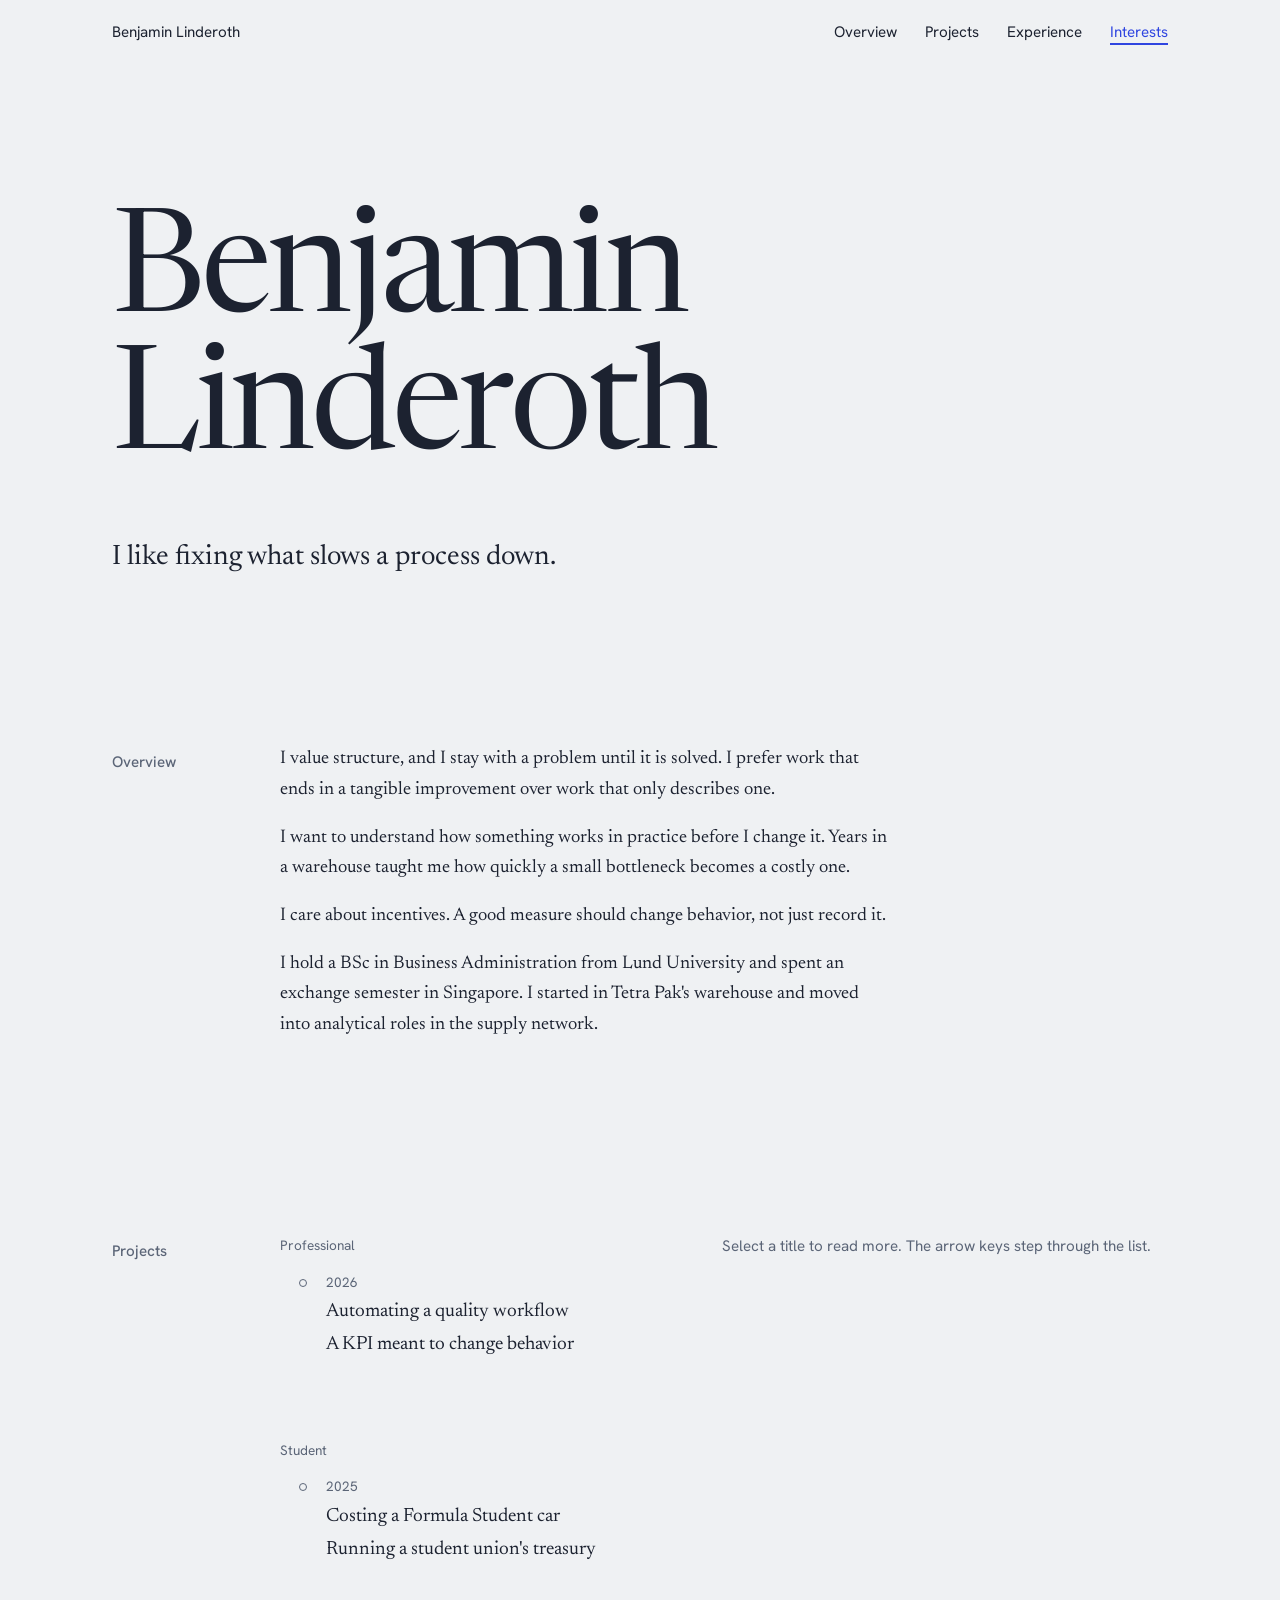
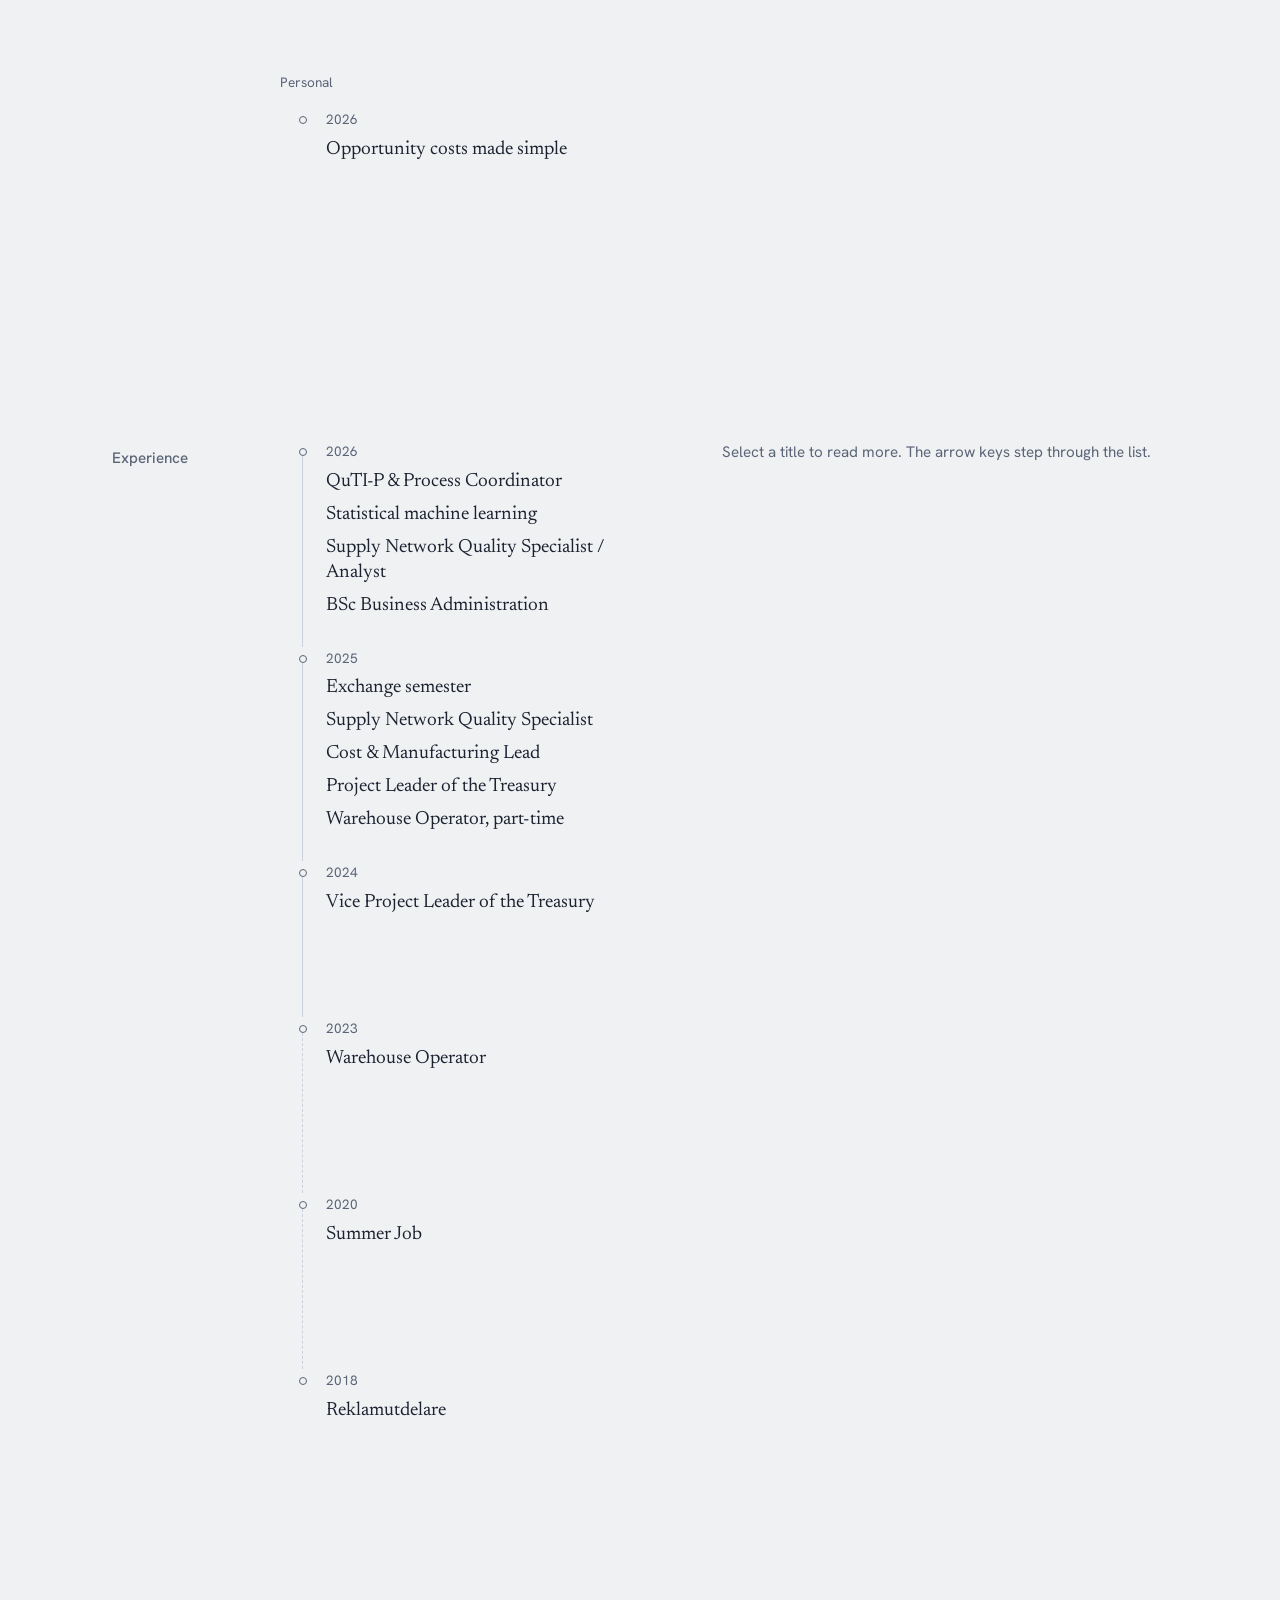
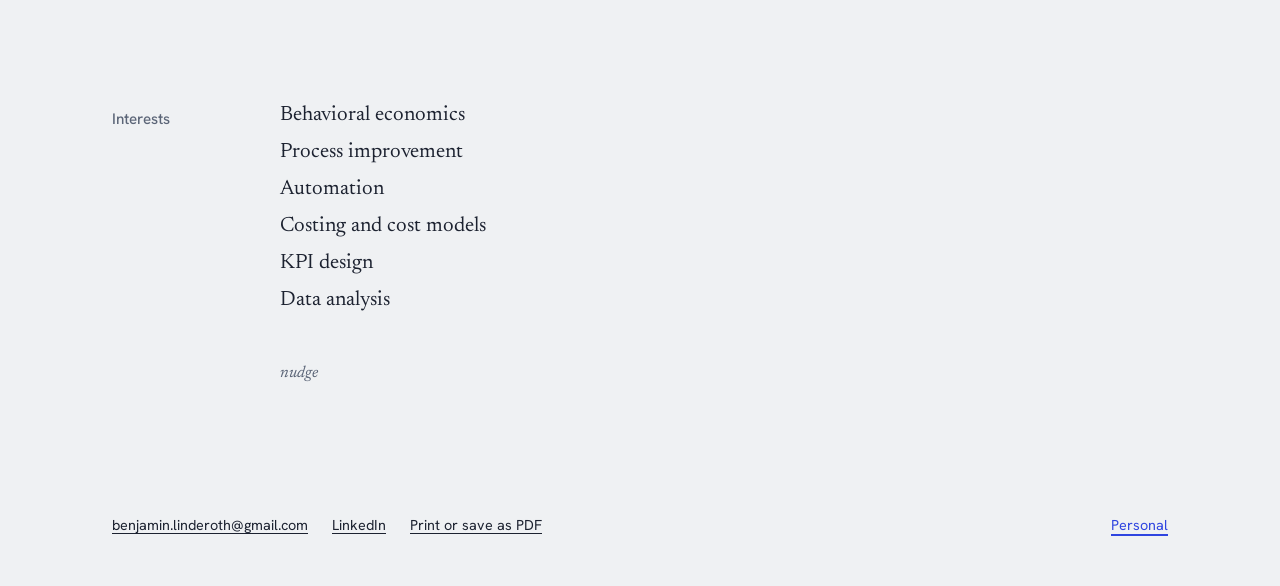
<file: index.html>
<!DOCTYPE html>
<html lang="en">
<head>
<meta charset="utf-8">
<meta name="viewport" content="width=device-width, initial-scale=1">
<title>Benjamin Linderoth</title>
<meta name="description" content="Benjamin Linderoth. Business Administration graduate working with processes, costing and automation.">

<link rel="preconnect" href="https://fonts.googleapis.com">
<link rel="preconnect" href="https://fonts.gstatic.com" crossorigin>
<link href="https://fonts.googleapis.com/css2?family=Hanken+Grotesk:wght@400;500&family=Newsreader:ital,opsz,wght@0,6..72,300..700;1,6..72,300..700&display=swap" rel="stylesheet">
<link rel="stylesheet" href="style.css">
</head>

<body data-page="home">
<a class="skip" href="#overview">Skip to content</a>
<div class="ring" aria-hidden="true"><i></i></div>

<header>
  <div class="wrap">
    <a href="#top">Benjamin Linderoth</a>
    <nav aria-label="Main">
      <a href="#overview">Overview</a>
      <a href="#projects">Projects</a>
      <a href="#experience">Experience</a>
      <a href="#interests">Interests</a>
    </nav>
  </div>
</header>

<main id="top">
  <section class="hero">
    <div class="wrap">
      <h1 class="name" aria-label="Benjamin Linderoth" data-split>
        <span class="line">Benjamin</span>
        <span class="line">Linderoth</span>
      </h1>
      <p class="lede">I like fixing what slows a process down.</p>
      <p class="print-only"><span>benjamin.linderoth@gmail.com</span><span>linkedin.com/in/benjamin-linderoth</span></p>
    </div>
  </section>

  <!-- 1. OVERVIEW -->
  <section class="sec" id="overview">
    <div class="wrap">
      <h2>Overview</h2>
      <div class="prose">
        <p>I value structure, and I stay with a problem until it is solved. I prefer work that ends in a tangible improvement over work that only describes one.</p>
        <p>I want to understand how something works in practice before I change it. Years in a warehouse taught me how quickly a small bottleneck becomes a costly one.</p>
        <p>I care about incentives. A good measure should change behavior, not just record it.</p>
        <p>I hold a BSc in Business Administration from Lund University and spent an exchange semester in Singapore. I started in Tetra Pak's warehouse and moved into analytical roles in the supply network.</p>
      </div>
    </div>
  </section>

  <!-- 2. PROJECTS
       Titles sit under the year they ended. Each title needs data-start="YYYY-MM"
       and data-end="YYYY-MM" (or "present"). Years in between are added automatically. -->
  <section class="sec" id="projects">
    <div class="wrap">
      <h2>Projects</h2>
      <div class="panes" data-pane-group>
        <div>
          <p class="group-label">Professional</p>
          <div class="tl-wrap">
          <ol class="tl scaled">
            <li class="tl-year" data-year="2026">
              <p class="tl-label">2026</p>
              <ul class="items">
                <li>
                  <button class="item" aria-expanded="false" aria-controls="d-automation" data-start="2026-06" data-end="2026-09">Automating a quality workflow</button>
                  <div class="detail" id="d-automation">
                    <h3>Automating a quality workflow</h3>
                    <p class="where">Tetra Pak, Supply Network Quality, Jun to Sep 2026</p>
                    <p>Managing a quality inspection required jumping through five SAP transactions and repeatedly re-entering part and supplier numbers for each part number. On my own initiative, I built a script in Python and SAP GUI that unified the procedure into a single prompt.</p>

                    <!-- Interactive flowchart. Kept generic on purpose: no transaction codes or internal system names. -->
                    <div class="fc-widget" data-flowchart>
                      <div class="fc-bar">
                        <div class="fc-tabs" role="tablist" aria-label="Process mode">
                          <button type="button" class="fc-tab active" role="tab" aria-selected="true" data-fc-mode="manual">Manual (5 screens)</button>
                          <button type="button" class="fc-tab" role="tab" aria-selected="false" data-fc-mode="auto">Automated (script)</button>
                        </div>
                        <button type="button" class="fc-run" data-fc-run title="Step through the flow">
                          <span class="fc-run-dot"></span> <span class="fc-run-label">Run trace</span>
                        </button>
                      </div>

                      <div class="fc-legend" aria-hidden="true">
                        <span><i class="lg-term"></i> Start / end</span>
                        <span><i class="lg-io"></i> Manual input</span>
                        <span><i class="lg-proc"></i> SAP step</span>
                        <span><i class="lg-sub"></i> Script</span>
                      </div>

                      <div class="fc-stage">
                        <div class="fc-track active" data-fc-panel="manual">
                        <div class="fc-node fc-term" style="--step:0">
                          <span class="fc-title">Quality issue identified</span>
                        </div>
                        <div class="fc-arrow"></div>

                        <div class="fc-node fc-io" style="--step:1">
                          <div class="fc-skew">
                            <span class="fc-code">Input 1</span>
                            <span class="fc-title">Open SAP screen 1 and enter the part number</span>
                          </div>
                        </div>
                        <div class="fc-arrow"></div>

                        <div class="fc-node fc-proc" style="--step:2">
                          <span class="fc-code">SAP screen 1</span>
                          <span class="fc-title">Update the part's quality setting</span>
                        </div>
                        <div class="fc-arrow"></div>

                        <div class="fc-node fc-io" style="--step:3">
                          <div class="fc-skew">
                            <span class="fc-code">Input 2</span>
                            <span class="fc-title">Open SAP screen 2 and re-enter the part number</span>
                          </div>
                        </div>
                        <div class="fc-arrow"></div>

                        <div class="fc-node fc-proc" style="--step:4">
                          <span class="fc-code">SAP screen 2</span>
                          <span class="fc-title">Set up the inspection</span>
                        </div>
                        <div class="fc-arrow"></div>

                        <div class="fc-node fc-io" style="--step:5">
                          <div class="fc-skew">
                            <span class="fc-code">Input 3, lookup</span>
                            <span class="fc-title">Open SAP screen 3, enter the part number and note the supplier number</span>
                          </div>
                        </div>
                        <div class="fc-arrow"></div>

                        <div class="fc-node fc-io" style="--step:6">
                          <div class="fc-skew">
                            <span class="fc-code">Input 4</span>
                            <span class="fc-title">Open SAP screen 4 and type in the supplier number</span>
                          </div>
                        </div>
                        <div class="fc-arrow"></div>

                        <div class="fc-node fc-proc" style="--step:7">
                          <span class="fc-code">SAP screen 4</span>
                          <span class="fc-title">Log an inspection for incoming stock</span>
                        </div>
                        <div class="fc-arrow"></div>

                        <div class="fc-node fc-io" style="--step:8">
                          <div class="fc-skew">
                            <span class="fc-code">Input 5</span>
                            <span class="fc-title">Open SAP screen 5, re-enter the part number and type the reason</span>
                          </div>
                        </div>
                        <div class="fc-arrow"></div>

                        <div class="fc-node fc-proc" style="--step:9">
                          <span class="fc-code">SAP screen 5</span>
                          <span class="fc-title">Record the reason for the change</span>
                        </div>
                        <div class="fc-arrow"></div>

                        <div class="fc-node fc-term" style="--step:10">
                          <span class="fc-title">Procedure completed</span>
                        </div>

                        <p class="fc-summary">5 manual inputs, 5 SAP screens, many chances to mistype</p>
                        </div>

                        <div class="fc-track" data-fc-panel="auto">
                        <div class="fc-node fc-term" style="--step:0">
                          <span class="fc-title">Quality issue identified</span>
                        </div>
                        <div class="fc-arrow"></div>

                        <div class="fc-node fc-io fc-accent" style="--step:1">
                          <div class="fc-skew">
                            <span class="fc-code">Single prompt, Python</span>
                            <span class="fc-title">Enter the part number and the reason once</span>
                          </div>
                        </div>
                        <div class="fc-arrow"></div>

                        <div class="fc-node fc-sub" style="--step:2">
                          <span class="fc-code">Predefined process, SAP GUI script</span>
                          <span class="fc-title">Runs in the background</span>
                          <div class="fc-sub-pipeline">
                            <span>1. Update the quality setting</span>
                            <span>2. Set up the inspection</span>
                            <span>3. Fetch the supplier number</span>
                            <span>4. Log the incoming inspection</span>
                            <span>5. Record the reason for the change</span>
                          </div>
                        </div>
                        <div class="fc-arrow"></div>

                        <div class="fc-node fc-term fc-accent" style="--step:3">
                          <span class="fc-title">Procedure completed</span>
                        </div>

                        <p class="fc-summary fc-summary-accent">1 manual input per part number, removes the risk of typing errors, 40 minutes saved per day</p>
                        </div>
                      </div>
                    </div>
                    <p>I tested it through several iterations before my colleagues started using it daily. It saves them on average 40 minutes of administrative work per day.</p>
                  </div>
                </li>
                <li>
                  <button class="item" aria-expanded="false" aria-controls="d-kpi" data-start="2026-06" data-end="2026-09">A KPI meant to change behavior</button>
                  <div class="detail" id="d-kpi">
                    <h3>A KPI meant to change behavior</h3>
                    <p class="where">Tetra Pak, Supply Network Quality, Jun to Sep 2026</p>
                    <p>I mapped the process flow and proposed a new KPI for operators, grounded in behavioral economics. The goal was to raise quality awareness rather than just track a metric.</p>
                    <p>The thinking owes a lot to <em>Nudge</em> by Thaler and Sunstein.</p>
                  </div>
                </li>
              </ul>
            </li>
          </ol>
          </div>

          <p class="group-label later">Student</p>
          <div class="tl-wrap">
          <ol class="tl scaled">
            <li class="tl-year" data-year="2025">
              <p class="tl-label">2025</p>
              <ul class="items">
                <li>
                  <button class="item" aria-expanded="false" aria-controls="d-formula" data-start="2024-12" data-end="2025-07">Costing a Formula Student car</button>
                  <div class="detail" id="d-formula">
                    <h3>Costing a Formula Student car</h3>
                    <p class="where">Lund Formula Student, Cost &amp; Manufacturing Lead, Dec 2024 to Jul 2025</p>
                    <p>In a team of three, I was mainly responsible for the financial cost models of the 2025 car: 10 sub-assemblies, 460 process steps and 27 manufacturing types.</p>
                    <p>The team's Cost &amp; Manufacturing score rose 20% from the year before. We ranked 10 of 44 at Formula Student Netherlands and 11 of 53 at Formula Student Czech.</p>
                  </div>
                </li>
                <li>
                  <button class="item" aria-expanded="false" aria-controls="d-treasury" data-start="2024-06" data-end="2025-06">Running a student union's treasury</button>
                  <div class="detail" id="d-treasury">
                    <h3>Running a student union's treasury</h3>
                    <p class="where">LundaEkonomerna, the Treasury, Jun 2024 to Jun 2025</p>
                    <p>I started as Vice Project Leader in June 2024 and took over as Project Leader in January 2025.</p>
                    <p>I led a team of five handling daily finances, budget tracking and internal controls in Fortnox, for a student union with SEK 10 million in annual revenue.</p>
                    <p>I also started moving the internal documents from Swedish to English, to open the committee to international students.</p>
                  </div>
                </li>
              </ul>
            </li>
          </ol>
          </div>

          <p class="group-label later">Personal</p>
          <div class="tl-wrap">
          <ol class="tl scaled">
            <li class="tl-year" data-year="2026">
              <p class="tl-label">2026</p>
              <ul class="items">
                <li>
                  <button class="item" aria-expanded="false" aria-controls="d-oc" data-start="2026-10" data-end="present">Opportunity costs made simple</button>
                  <div class="detail" id="d-oc">
                    <h3>Opportunity costs made simple</h3>
                    <p class="where">Personal project, Oct 2026 to present</p>
                    <p>An interactive calculator that shows what money spent today could grow into if it were invested instead.</p>
                    <p>I built it because I think the idea of opportunity cost gets lost on people. Pick a purchase or a habit, and it compares what the money could become with what the item is still worth.</p>
                    <p><a class="app-link" href="opportunity-costs.html">Open the calculator</a></p>
                  </div>
                </li>
              </ul>
            </li>
          </ol>
          </div>
        </div>
        <div class="pane" aria-live="polite">
          <p class="pane-empty">Select a title to read more. The arrow keys step through the list.</p>
        </div>
      </div>
    </div>
  </section>

  <!-- 3. EXPERIENCE
       Same format as Projects: each title sits under the year it ended. -->
  <section class="sec" id="experience">
    <div class="wrap">
      <h2>Experience</h2>
      <div class="panes" data-pane-group>
        <div class="tl-wrap">
        <ol class="tl scaled">
            <li class="tl-year" data-year="2026">
              <p class="tl-label">2026</p>
              <ul class="items">
                <li>
                  <button class="item" aria-expanded="false" aria-controls="e-qutip" data-start="2026-10" data-end="present">QuTI-P &amp; Process Coordinator</button>
                  <div class="detail" id="e-qutip">
                    <h3>QuTI-P &amp; Process Coordinator</h3>
                    <p class="where">Tetra Pak, Lund, Oct 2026 to present, consultant</p>
                    <!-- TODO: add a sentence about the role when you are ready. -->
                    <p>My current role at Tetra Pak.</p>
                  </div>
                </li>
                <li>
                  <button class="item" aria-expanded="false" aria-controls="e-linnaeus" data-start="2026-10" data-end="2026-11">Statistical machine learning</button>
                  <div class="detail" id="e-linnaeus">
                    <h3>Statistical machine learning</h3>
                    <p class="where">Linnaeus University, Oct to Nov 2026</p>
                    <p>Course in Statistical machine learning.</p>
                  </div>
                </li>
                <li>
                  <button class="item" aria-expanded="false" aria-controls="e-snqs26" data-start="2026-06" data-end="2026-09">Supply Network Quality Specialist / Analyst</button>
                  <div class="detail" id="e-snqs26">
                    <h3>Supply Network Quality Specialist / Analyst</h3>
                    <p class="where">Tetra Pak, Lund, Jun to Sep 2026</p>
                    <p>Built an automation in Python and SAP GUI that removed a manual step with recurring input errors. It saves about 40 minutes a day.</p>
                    <p>Mapped the process flow and proposed a new KPI, grounded in behavioral economics, to raise quality awareness among operators.</p>
                  </div>
                </li>
                <li>
                  <button class="item" aria-expanded="false" aria-controls="e-bsc" data-start="2023-08" data-end="2026-06">BSc Business Administration</button>
                  <div class="detail" id="e-bsc">
                    <h3>BSc Business Administration</h3>
                    <p class="where">Lund University School of Economics and Management, Aug 2023 to Jun 2026</p>
                    <p>Bachelor of Science in Business and Economics, International Business track.</p>
                    <p>Top grades in accounting, corporate finance, statistics, international economics and Management Control Systems.</p>
                  </div>
                </li>
              </ul>
            </li>

            <li class="tl-year" data-year="2025">
              <p class="tl-label">2025</p>
              <ul class="items">
                <li>
                  <button class="item" aria-expanded="false" aria-controls="e-nus" data-start="2025-08" data-end="2025-12">Exchange semester</button>
                  <div class="detail" id="e-nus">
                    <h3>Exchange semester</h3>
                    <p class="where">National University of Singapore, Business School, Aug to Dec 2025</p>
                    <p>Courses in Business Analytics, Decision Analytics using Spreadsheets, Operations &amp; Technology Management and Financial Markets.</p>
                  </div>
                </li>
                <li>
                  <button class="item" aria-expanded="false" aria-controls="e-snqs25" data-start="2025-06" data-end="2025-07">Supply Network Quality Specialist</button>
                  <div class="detail" id="e-snqs25">
                    <h3>Supply Network Quality Specialist</h3>
                    <p class="where">Tetra Pak, Lund, Jun to Jul 2025</p>
                    <p>Reviewed daily quality deviation reports and blocked non-conforming parts in global systems, to keep internal standards and reduce the risk of field failures.</p>
                    <p>Followed up with the engineers responsible at suppliers and documented corrective actions. Also handled the financial side of deviations: invoicing suppliers and crediting customers, checked against purchase orders.</p>
                  </div>
                </li>
                <li>
                  <button class="item" aria-expanded="false" aria-controls="e-cm" data-start="2024-12" data-end="2025-07">Cost &amp; Manufacturing Lead</button>
                  <div class="detail" id="e-cm">
                    <h3>Cost &amp; Manufacturing Lead</h3>
                    <p class="where">Lund Formula Student, Dec 2024 to Jul 2025</p>
                    <p>Part of a team of three responsible for the cost and GWP calculations of the 2025 car, which count for 10% of the total competition points. I was mainly responsible for the financial cost models.</p>
                    <p>The team's average Cost &amp; Manufacturing score rose 20% from the year before.</p>
                  </div>
                </li>
                <li>
                  <button class="item" aria-expanded="false" aria-controls="e-treasury" data-start="2025-01" data-end="2025-06">Project Leader of the Treasury</button>
                  <div class="detail" id="e-treasury">
                    <h3>Project Leader of the Treasury</h3>
                    <p class="where">LundaEkonomerna, Jan to Jun 2025</p>
                    <p>Led a team of five handling daily finances, budget tracking and internal controls in Fortnox, for a student union with SEK 10 million in annual revenue.</p>
                    <p>Started moving the internal documents from Swedish to English to open the committee to international students.</p>
                  </div>
                </li>
                <li>
                  <button class="item" aria-expanded="false" aria-controls="e-adecco" data-start="2023-09" data-end="2025-05">Warehouse Operator, part-time</button>
                  <div class="detail" id="e-adecco">
                    <h3>Warehouse Operator, part-time</h3>
                    <p class="where">Tetra Pak via Adecco, Sep 2023 to May 2025</p>
                    <p>Part-time warehouse work alongside my studies.</p>
                  </div>
                </li>
              </ul>
            </li>

            <li class="tl-year" data-year="2024">
              <p class="tl-label">2024</p>
              <ul class="items">
                <li>
                  <button class="item" aria-expanded="false" aria-controls="e-vice" data-start="2024-06" data-end="2024-12">Vice Project Leader of the Treasury</button>
                  <div class="detail" id="e-vice">
                    <h3>Vice Project Leader of the Treasury</h3>
                    <p class="where">LundaEkonomerna, Jun to Dec 2024</p>
                    <p>Vice Project Leader of the Treasury, before taking over as Project Leader in January 2025.</p>
                  </div>
                </li>
              </ul>
            </li>

            <li class="tl-year" data-year="2023">
              <p class="tl-label">2023</p>
              <ul class="items">
                <li>
                  <button class="item" aria-expanded="false" aria-controls="e-warehouse" data-start="2021-07" data-end="2023-08">Warehouse Operator</button>
                  <div class="detail" id="e-warehouse">
                    <h3>Warehouse Operator</h3>
                    <p class="where">Tetra Pak, Lund, Jul 2021 to Aug 2023, full-time</p>
                    <p>Handled inbound and outbound deliveries in a customs-certified environment and worked regularly in SAP.</p>
                    <p>Member of a World Class Manufacturing team, using Kaizen to find bottlenecks and improve flows. I was trained in Kaizen and in facilitating information.</p>
                    <p>I educated colleagues about Tetra Pak's upcoming strategy: seven sessions for 30 colleagues.</p>
                  </div>
                </li>
              </ul>
            </li>

            <li class="tl-year" data-year="2020">
              <p class="tl-label">2020</p>
              <ul class="items">
                <li>
                  <button class="item" aria-expanded="false" aria-controls="e-summer" data-start="2020-07" data-end="2020-08">Summer Job</button>
                  <div class="detail" id="e-summer">
                    <h3>Summer Job</h3>
                    <p class="where">Tetra Pak, Lund, Jul to Aug 2020</p>
                    <!-- TODO: add what you did, if you want to. -->
                    <p>Summer job at Tetra Pak in Lund.</p>
                  </div>
                </li>
              </ul>
            </li>

            <li class="tl-year" data-year="2018">
              <p class="tl-label">2018</p>
              <ul class="items">
                <li>
                  <button class="item" aria-expanded="false" aria-controls="e-reklam" data-start="2017-06" data-end="2018-06">Reklamutdelare</button>
                  <div class="detail" id="e-reklam">
                    <h3>Reklamutdelare</h3>
                    <p class="where">Svensk Direktreklam AB, Jun 2017 to Jun 2018</p>
                    <!-- TODO: add a sentence about what you did, if you want one. -->
                    <p>Distributing advertising material.</p>
                  </div>
                </li>
              </ul>
            </li>
        </ol>
        </div>
        <div class="pane" aria-live="polite">
          <p class="pane-empty">Select a title to read more. The arrow keys step through the list.</p>
        </div>
      </div>
    </div>
  </section>

  <!-- 4. INTERESTS -->
  <section class="sec" id="interests">
    <div class="wrap">
      <h2>Interests</h2>
      <div>
        <ul class="interests">
          <li>Behavioral economics</li>
          <li>Process improvement</li>
          <li>Automation</li>
          <li>Costing and cost models</li>
          <li>KPI design</li>
          <li>Data analysis</li>
        </ul>
        <p class="nudge"><a href="personal.html">nudge</a></p>
      </div>
    </div>
  </section>
</main>

<footer>
  <div class="wrap">
    <div class="links">
      <a href="mailto:benjamin.linderoth@gmail.com">benjamin.linderoth@gmail.com</a>
      <a href="https://www.linkedin.com/in/benjamin-linderoth/" rel="noopener">LinkedIn</a>
      <!-- TODO: When cv.pdf is uploaded next to index.html, remove the comment markers around the next line.
      <a href="cv.pdf">CV (PDF)</a>
      -->
      <button type="button" class="print-link" data-print>Print or save as PDF</button>
    </div>
    <a class="personal" href="personal.html">Personal</a>
  </div>
</footer>

<script src="site.js"></script>
</body>
</html>
</file>
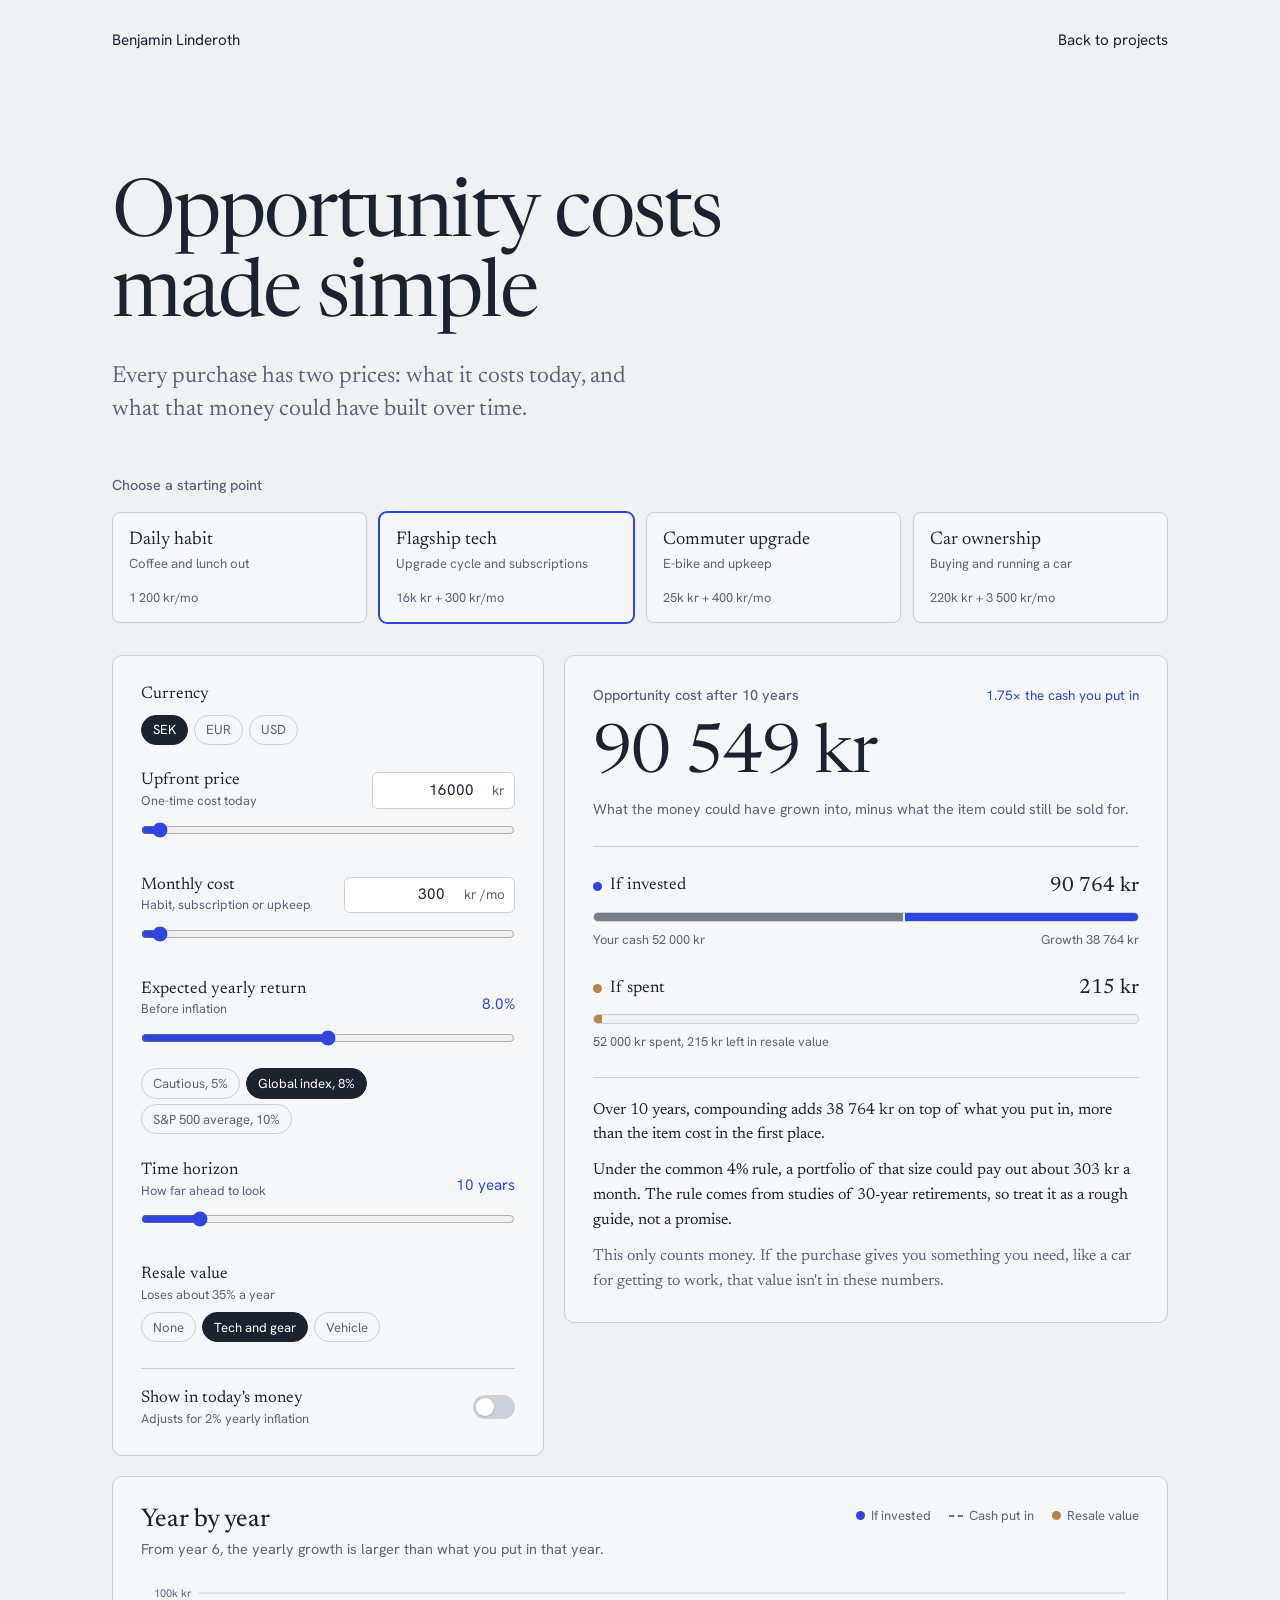
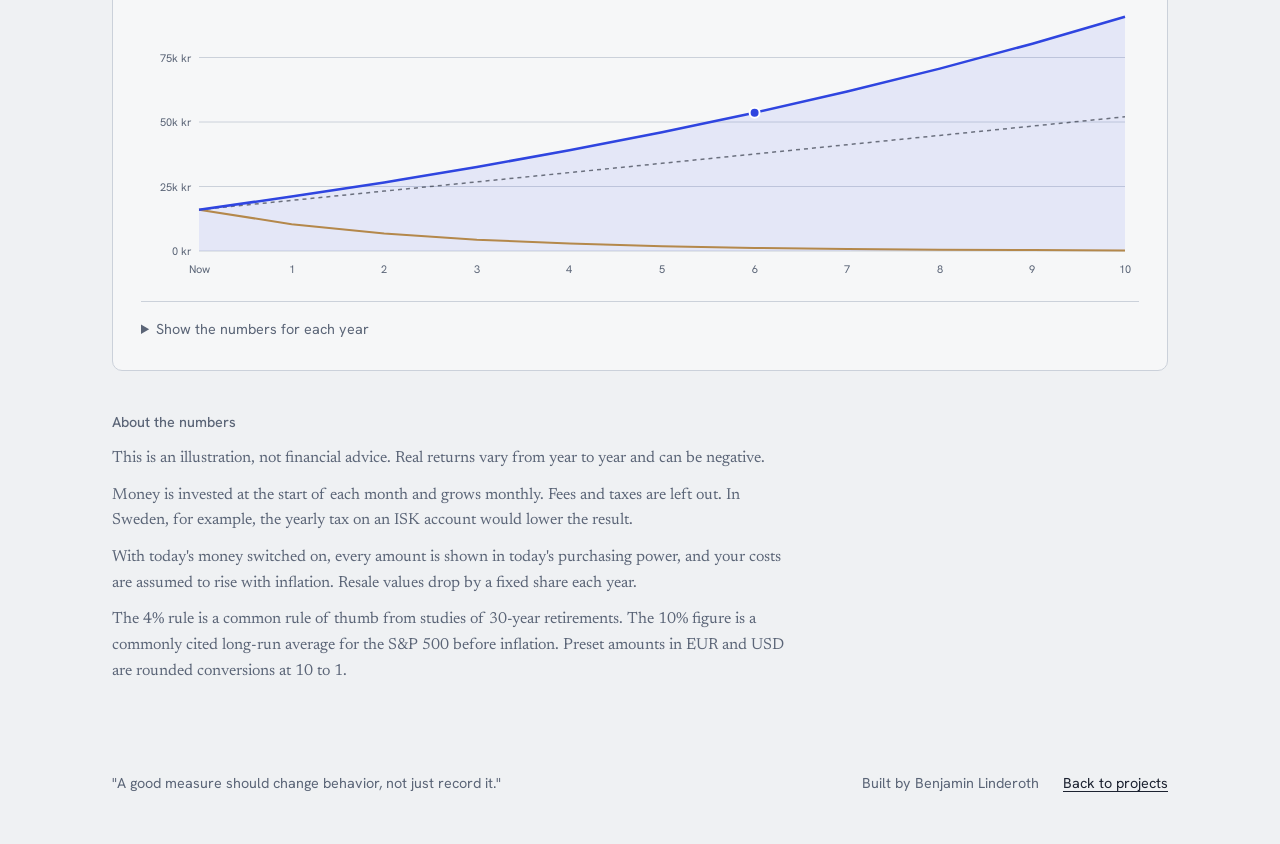
<file: opportunity-costs.html>
<!DOCTYPE html>
<html lang="en">
<head>
<meta charset="utf-8">
<meta name="viewport" content="width=device-width, initial-scale=1">
<title>Opportunity costs made simple | Benjamin Linderoth</title>
<meta name="description" content="An interactive calculator that shows what money spent today could grow into if it were invested instead.">

<link rel="preconnect" href="https://fonts.googleapis.com">
<link rel="preconnect" href="https://fonts.gstatic.com" crossorigin>
<link href="https://fonts.googleapis.com/css2?family=Hanken+Grotesk:wght@400;500&family=Newsreader:ital,opsz,wght@0,6..72,300..700;1,6..72,300..700&display=swap" rel="stylesheet">
<link rel="stylesheet" href="style.css">
</head>

<body data-page="oc">
<div class="ring" aria-hidden="true"><i></i></div>

<header>
  <div class="wrap">
    <a href="index.html">Benjamin Linderoth</a>
    <nav aria-label="Main">
      <a href="index.html#opportunity-costs-made-simple">Back to projects</a>
    </nav>
  </div>
</header>

<main class="oc">
  <section class="oc-hero">
    <div class="wrap">
      <h1>Opportunity costs made simple</h1>
      <p class="oc-lede">Every purchase has two prices: what it costs today, and what that money could have built over time.</p>
    </div>
  </section>

  <div class="wrap">

    <!-- Starting scenarios -->
    <section class="oc-block" aria-labelledby="oc-presets-title">
      <div class="oc-row-head">
        <h2 id="oc-presets-title" class="oc-small">Choose a starting point</h2>
        <span class="oc-badge" id="oc-custom" hidden>Adjusted</span>
      </div>
      <div class="oc-presets" id="oc-presets"></div>
    </section>

    <!-- Controls and result -->
    <section class="oc-main">
      <div class="oc-card oc-controls">

        <div class="oc-field">
          <div class="oc-field-head">
            <span class="oc-label">Currency</span>
          </div>
          <div class="oc-seg" id="oc-currency" role="group" aria-label="Currency"></div>
        </div>

        <div class="oc-field">
          <div class="oc-field-head">
            <label class="oc-label" for="oc-upfront">Upfront price<small>One-time cost today</small></label>
            <span class="oc-num"><span class="oc-pre" data-sym-pre></span><input type="number" id="oc-upfront" min="0" inputmode="numeric"><span class="oc-post" data-sym-post></span></span>
          </div>
          <input type="range" id="oc-upfront-range" min="0" aria-label="Upfront price">
        </div>

        <div class="oc-field">
          <div class="oc-field-head">
            <label class="oc-label" for="oc-monthly">Monthly cost<small>Habit, subscription or upkeep</small></label>
            <span class="oc-num"><span class="oc-pre" data-sym-pre></span><input type="number" id="oc-monthly" min="0" inputmode="numeric"><span class="oc-post" data-sym-post></span><span class="oc-per">/mo</span></span>
          </div>
          <input type="range" id="oc-monthly-range" min="0" aria-label="Monthly cost">
        </div>

        <div class="oc-field">
          <div class="oc-field-head">
            <label class="oc-label" for="oc-return">Expected yearly return<small id="oc-return-note">Before inflation</small></label>
            <span class="oc-value" id="oc-return-value"></span>
          </div>
          <input type="range" id="oc-return" min="2" max="14" step="0.5">
          <div class="oc-chips" id="oc-bench" role="group" aria-label="Return examples"></div>
        </div>

        <div class="oc-field">
          <div class="oc-field-head">
            <label class="oc-label" for="oc-years">Time horizon<small>How far ahead to look</small></label>
            <span class="oc-value" id="oc-years-value"></span>
          </div>
          <input type="range" id="oc-years" min="5" max="40" step="1">
        </div>

        <div class="oc-field">
          <div class="oc-field-head">
            <span class="oc-label">Resale value<small id="oc-type-note"></small></span>
          </div>
          <div class="oc-seg" id="oc-type" role="group" aria-label="Resale value"></div>
        </div>

        <div class="oc-field oc-switch-row">
          <span class="oc-label" id="oc-real-label">Show in today's money<small>Adjusts for 2% yearly inflation</small></span>
          <button type="button" class="oc-switch" id="oc-real" role="switch" aria-checked="false" aria-labelledby="oc-real-label"><span></span></button>
        </div>
      </div>

      <div class="oc-card oc-result" aria-live="polite">
        <div class="oc-row-head">
          <span class="oc-small" id="oc-result-title"></span>
          <span class="oc-mult" id="oc-mult"></span>
        </div>
        <p class="oc-big" id="oc-big"></p>
        <p class="oc-muted" id="oc-big-note"></p>

        <div class="oc-bars">
          <div class="oc-bar-block">
            <div class="oc-bar-head">
              <span><i class="oc-dot oc-dot-invest"></i>If invested</span>
              <strong id="oc-invested"></strong>
            </div>
            <div class="oc-bar"><span class="oc-fill oc-fill-cash" id="oc-bar-cash"></span><span class="oc-fill oc-fill-growth" id="oc-bar-growth"></span></div>
            <div class="oc-bar-foot"><span id="oc-cash-share"></span><span id="oc-growth-share"></span></div>
          </div>
          <div class="oc-bar-block">
            <div class="oc-bar-head">
              <span><i class="oc-dot oc-dot-resale"></i>If spent</span>
              <strong id="oc-resale"></strong>
            </div>
            <div class="oc-bar"><span class="oc-fill oc-fill-resale" id="oc-bar-resale"></span></div>
            <div class="oc-bar-foot"><span id="oc-resale-note"></span></div>
          </div>
        </div>

        <div class="oc-note">
          <p id="oc-note-growth"></p>
          <p id="oc-note-rule"></p>
          <p>This only counts money. If the purchase gives you something you need, like a car for getting to work, that value isn't in these numbers.</p>
        </div>
      </div>
    </section>

    <!-- Chart and table -->
    <section class="oc-card oc-chart-card" aria-labelledby="oc-chart-title">
      <div class="oc-chart-head">
        <div>
          <h2 id="oc-chart-title" class="oc-h2">Year by year</h2>
          <p class="oc-muted" id="oc-chart-caption"></p>
        </div>
        <ul class="oc-legend" aria-hidden="true">
          <li><i class="oc-dot oc-dot-invest"></i>If invested</li>
          <li><i class="oc-dot oc-dot-cash"></i>Cash put in</li>
          <li><i class="oc-dot oc-dot-resale"></i>Resale value</li>
        </ul>
      </div>
      <div class="oc-chart" id="oc-chart" role="img" aria-label="Chart comparing invested value, cash put in and resale value over time. The table below has the same numbers."></div>

      <details class="oc-details">
        <summary>Show the numbers for each year</summary>
        <div class="oc-table-wrap">
          <table class="oc-table">
            <thead>
              <tr><th scope="col">Year</th><th scope="col">Cash put in</th><th scope="col">Growth that year</th><th scope="col">If invested</th><th scope="col">Resale value</th><th scope="col">Opportunity cost</th></tr>
            </thead>
            <tbody id="oc-tbody"></tbody>
          </table>
        </div>
      </details>
    </section>

    <!-- About the numbers -->
    <section class="oc-about" aria-labelledby="oc-about-title">
      <h2 id="oc-about-title" class="oc-small">About the numbers</h2>
      <p>This is an illustration, not financial advice. Real returns vary from year to year and can be negative.</p>
      <p>Money is invested at the start of each month and grows monthly. Fees and taxes are left out. In Sweden, for example, the yearly tax on an ISK account would lower the result.</p>
      <p>With today's money switched on, every amount is shown in today's purchasing power, and your costs are assumed to rise with inflation. Resale values drop by a fixed share each year.</p>
      <p>The 4% rule is a common rule of thumb from studies of 30-year retirements. The 10% figure is a commonly cited long-run average for the S&amp;P 500 before inflation. Preset amounts in EUR and USD are rounded conversions at 10 to 1.</p>
    </section>
  </div>
</main>

<footer>
  <div class="wrap">
    <div class="links">
      <span>"A good measure should change behavior, not just record it."</span>
    </div>
    <div class="links">
      <span>Built by Benjamin Linderoth</span>
      <a href="index.html#opportunity-costs-made-simple">Back to projects</a>
    </div>
  </div>
</footer>

<script src="site.js"></script>
<script src="opportunity-costs.js"></script>
</body>
</html>
</file>
<file: style.css>
@font-face {
  font-family: "Liberation Mono";
  src: url("fonts/LiberationMono-Regular.woff2") format("woff2");
  font-weight: 400; font-style: normal; font-display: swap;
}

:root {
  --paper: #EFF1F3;
  --ink: #1C2230;
  --muted: #5B6577;
  --accent: #2F45E0;
  --rule: #CBD1DA;
  --serif: "Newsreader", Georgia, "Times New Roman", serif;
  --dur: #8E9BB7;
  --sans: "Hanken Grotesk", system-ui, -apple-system, "Segoe UI", sans-serif;
}

*, *::before, *::after { box-sizing: border-box; }
html { scroll-behavior: smooth; }
body {
  margin: 0;
  background: var(--paper);
  color: var(--ink);
  font-family: var(--serif);
  font-size: 1.15rem;
  line-height: 1.65;
  -webkit-font-smoothing: antialiased;
}

.wrap {
  max-width: 72rem;
  margin: 0 auto;
  padding: 0 clamp(1.25rem, 5vw, 3rem);
}

a { color: inherit; text-decoration-thickness: 1px; text-underline-offset: 0.2em; }
a:hover { color: var(--accent); }
a:focus-visible, button:focus-visible {
  outline: 2px solid var(--accent);
  outline-offset: 3px;
  border-radius: 2px;
}

.skip {
  position: absolute; left: -999px; top: 0;
  background: var(--ink); color: var(--paper);
  padding: 0.6rem 1rem; font-family: var(--sans); font-size: 0.9rem;
}
.skip:focus { left: 1rem; top: 1rem; z-index: 10; }

/* Header */
header .wrap {
  display: flex; justify-content: space-between; align-items: baseline;
  padding-top: 1.75rem; padding-bottom: 1.75rem;
  font-family: var(--sans); font-size: 0.95rem;
}
header nav { display: flex; gap: clamp(0.9rem, 3vw, 1.75rem); flex-wrap: wrap; justify-content: flex-end; }
header a { text-decoration: none; }
header a:hover { color: var(--accent); }

/* Hero */
.hero { padding: clamp(4rem, 12vw, 9rem) 0 clamp(2.5rem, 7vw, 5rem); }
.name {
  margin: 0;
  font-weight: 380;
  font-size: clamp(3.4rem, 12vw, 9rem);
  line-height: 0.95;
  letter-spacing: -0.03em;
}
.name .line { display: block; white-space: nowrap; }
.name .ch {
  display: inline-block;
  --t: 0;
  translate: 0 calc(var(--t) * -0.1em);
  color: color-mix(in srgb, var(--accent) calc(var(--t) * 100%), var(--ink));
  animation: rise 0.9s cubic-bezier(0.2, 0.7, 0.2, 1) both;
  animation-delay: calc(var(--i) * 45ms + 150ms);
  transition: translate 0.25s ease-out, color 0.25s ease-out;
}
@keyframes rise {
  from { transform: translateY(0.35em); opacity: 0; }
  to   { transform: none; opacity: 1; }
}
.lede {
  margin: clamp(2rem, 5vw, 3.5rem) 0 0;
  max-width: 34rem;
  font-size: clamp(1.4rem, 3vw, 1.75rem);
  line-height: 1.35;
}

/* Sections: label on the left, content to its right */
.sec { padding: clamp(3rem, 7vw, 5.5rem) 0; }
.sec > .wrap {
  display: grid;
  grid-template-columns: 8.5rem minmax(0, 1fr);
  gap: 2rem;
}
.sec h2 {
  margin: 0.35rem 0 0;
  font-family: var(--sans);
  font-weight: 500;
  font-size: 0.95rem;
  color: var(--muted);
}
.prose { max-width: 38rem; }
.prose p { margin: 0 0 1.1rem; }

/* Title list + detail pane (Projects and Experience) */
.panes {
  display: grid;
  grid-template-columns: minmax(0, 0.9fr) minmax(0, 1.1fr);
  gap: clamp(2rem, 6vw, 5rem);
  align-items: start;
}
.group-label {
  margin: 0 0 0.9rem;
  font-family: var(--sans);
  font-size: 0.85rem;
  color: var(--muted);
}
.group-label.later { margin-top: 2.5rem; }
.items { list-style: none; margin: 0; padding: 0; }
.items li { margin: 0 0 0.85rem; }
.item {
  display: block;
  background: none; border: 0; padding: 0;
  font: inherit; font-size: 1.35rem; line-height: 1.3;
  color: var(--ink); text-align: left; cursor: pointer;
  transition: color 0.2s, translate 0.25s cubic-bezier(0.2, 0.7, 0.2, 1);
}
.item:hover { color: var(--accent); }
.item[aria-expanded="true"] { color: var(--accent); translate: 0.5rem 0; }

.pane { position: sticky; top: 2rem; max-width: 32rem; min-height: 6rem; }
.pane-empty { margin: 0; font-family: var(--sans); font-size: 0.95rem; color: var(--muted); }
.pane.swap > * { animation: fadein 0.35s ease-out both; }
@keyframes fadein { from { opacity: 0; translate: 0 0.4rem; } to { opacity: 1; translate: 0 0; } }
.pane h3 { margin: 0; font-size: 1.75rem; font-weight: 450; line-height: 1.2; letter-spacing: -0.01em; }
.where { margin: 0.4rem 0 1rem; font-family: var(--sans); font-size: 0.9rem; color: var(--muted); }
.pane p, .detail p { margin: 0 0 0.8rem; }

.detail { display: none; }
.detail h3 { display: none; }

/* =========================================================
   Interactive Floating ISO Flowchart (.fc-widget)
   ========================================================= */
.fc-widget {
  margin: 1.35rem 0 1.5rem;
  font-family: var(--sans);
  border: 1px solid var(--rule);
  border-radius: 6px;
  background:
    radial-gradient(circle, var(--rule) 1px, transparent 1px) 0 0 / 16px 16px,
    color-mix(in srgb, var(--paper) 65%, #fff);
  overflow: hidden;
  box-shadow: 0 6px 20px -10px rgba(28, 34, 48, 0.08);
}

.fc-bar {
  display: flex;
  justify-content: space-between;
  align-items: center;
  gap: 0.5rem;
  padding: 0.55rem 0.75rem;
  background: color-mix(in srgb, var(--paper) 92%, #fff);
  border-bottom: 1px solid var(--rule);
}

.fc-tabs {
  display: inline-flex;
  background: var(--paper);
  padding: 2px;
  border-radius: 4px;
  border: 1px solid var(--rule);
}

.fc-tab {
  background: none;
  border: 0;
  padding: 0.3rem 0.65rem;
  font-family: var(--sans);
  font-size: 0.76rem;
  font-weight: 500;
  color: var(--muted);
  border-radius: 3px;
  cursor: pointer;
  transition: background-color 0.2s, color 0.2s, box-shadow 0.2s;
}

.fc-tab:hover { color: var(--ink); }
.fc-tab.active {
  background: #fff;
  color: var(--accent);
  box-shadow: 0 1px 3px rgba(28, 34, 48, 0.08);
}

.fc-run {
  display: inline-flex;
  align-items: center;
  gap: 0.4rem;
  background: #fff;
  border: 1px solid var(--rule);
  border-radius: 999px;
  padding: 0.28rem 0.7rem;
  font-family: var(--sans);
  font-size: 0.75rem;
  font-weight: 500;
  color: var(--ink);
  cursor: pointer;
  transition: border-color 0.2s, color 0.2s, transform 0.15s;
}

.fc-run:hover {
  border-color: var(--accent);
  color: var(--accent);
}

.fc-run-dot {
  width: 6px;
  height: 6px;
  border-radius: 50%;
  background: var(--accent);
}

.fc-widget.running .fc-run {
  border-color: var(--accent);
  color: var(--accent);
}

.fc-widget.running .fc-run-dot {
  animation: fc-pulse 0.7s infinite alternate;
}

@keyframes fc-pulse {
  from { opacity: 0.3; transform: scale(0.8); }
  to   { opacity: 1; transform: scale(1.3); }
}

/* Shape Legend */
.fc-legend {
  display: flex;
  flex-wrap: wrap;
  gap: 0.75rem 1rem;
  padding: 0.4rem 0.75rem;
  border-bottom: 1px dashed var(--rule);
  background: color-mix(in srgb, var(--paper) 80%, #fff);
  font-size: 0.68rem;
  color: var(--muted);
}

.fc-legend span {
  display: inline-flex;
  align-items: center;
  gap: 0.35rem;
}

.fc-legend i {
  display: inline-block;
  width: 12px;
  height: 8px;
  border: 1.2px solid var(--muted);
  background: #fff;
}

.fc-legend .lg-term { border-radius: 999px; }
.fc-legend .lg-io   { transform: skewX(-16deg); }
.fc-legend .lg-proc { border-radius: 1px; }
.fc-legend .lg-sub  {
  border-color: var(--accent);
  box-shadow: inset 2px 0 0 var(--accent), inset -2px 0 0 var(--accent);
}

.fc-stage {
  padding: 1.15rem 1rem 1rem;
}

.fc-track {
  display: none;
  flex-direction: column;
  align-items: center;
}

.fc-track.active {
  display: flex;
  animation: fadein 0.3s ease-out both;
}

/* Base Flowchart Node */
@keyframes fc-float {
  0%, 100% { transform: translateY(0); }
  50%      { transform: translateY(-2.5px); }
}

.fc-node {
  position: relative;
  width: 100%;
  max-width: 19.5rem;
  background: #fff;
  border: 1.5px solid var(--ink);
  padding: 0.45rem 0.85rem;
  text-align: center;
  box-shadow: 0 3px 8px -2px rgba(28, 34, 48, 0.07);
  animation: fc-float 4.2s ease-in-out infinite;
  animation-delay: calc(var(--step, 0) * -0.45s);
  transition: border-color 0.25s, box-shadow 0.25s, background-color 0.25s, transform 0.25s;
}

.fc-node:hover {
  border-color: var(--accent);
  box-shadow: 0 6px 14px -3px rgba(47, 69, 224, 0.16);
  z-index: 2;
}

/* 1. ISO Terminator (Start / End) — Rounded Pill */
.fc-node.fc-term {
  width: auto;
  min-width: 12.5rem;
  border-radius: 999px;
  padding: 0.35rem 1.15rem;
  background: var(--paper);
  border-color: var(--muted);
}

.fc-node.fc-term .fc-title {
  font-size: 0.78rem;
  font-weight: 500;
  color: var(--ink);
}

/* 2. ISO Input / Output — Slanted Parallelogram */
.fc-node.fc-io {
  transform: skewX(-11deg);
  background: color-mix(in srgb, var(--paper) 45%, #fff);
  border-color: var(--muted);
  animation: none; /* keep skew crisp */
}

.fc-node.fc-io .fc-skew {
  transform: skewX(11deg); /* un-skew inner typography */
}

.fc-node.fc-io:hover {
  transform: skewX(-11deg) translateY(-2px);
  border-color: var(--accent);
}

/* 3. ISO Process — Standard Rectangle */
.fc-node.fc-proc {
  border-radius: 2px;
  border-color: var(--ink);
}

/* 4. ISO Predefined Process / Subroutine — Double Vertical Borders */
.fc-node.fc-sub {
  border-radius: 2px;
  border-color: var(--accent);
  background: color-mix(in srgb, var(--accent) 4%, #fff);
  padding: 0.6rem 1.25rem;
}

.fc-node.fc-sub::before,
.fc-node.fc-sub::after {
  content: "";
  position: absolute;
  top: 0;
  bottom: 0;
  width: 6px;
  border-color: var(--accent);
  border-style: solid;
  border-width: 0;
}

.fc-node.fc-sub::before { left: 0; border-right-width: 1.5px; }
.fc-node.fc-sub::after  { right: 0; border-left-width: 1.5px; }

.fc-sub-pipeline {
  margin-top: 0.45rem;
  padding-top: 0.45rem;
  border-top: 1px dashed color-mix(in srgb, var(--accent) 35%, transparent);
  display: flex;
  flex-direction: column;
  gap: 0.2rem;
  text-align: left;
  font-family: "Liberation Mono", monospace;
  font-size: 0.7rem;
  color: var(--muted);
}

.fc-sub-pipeline span {
  padding: 0.1rem 0.35rem;
  border-radius: 2px;
  transition: background-color 0.2s, color 0.2s;
}

.fc-sub-pipeline span.sub-active {
  background: var(--accent);
  color: #fff;
}

/* Accent modifiers for Automated view */
.fc-node.fc-accent {
  border-color: var(--accent);
}

/* Node Typography */
.fc-code {
  display: block;
  font-family: "Liberation Mono", monospace;
  font-size: 0.66rem;
  text-transform: uppercase;
  letter-spacing: 0.04em;
  color: var(--muted);
  margin-bottom: 0.1rem;
}

.fc-sub .fc-code,
.fc-accent .fc-code {
  color: var(--accent);
}

.fc-title {
  display: block;
  font-size: 0.82rem;
  font-weight: 500;
  line-height: 1.3;
  color: var(--ink);
}

/* Directional Connectors (Flowlines) */
.fc-arrow {
  position: relative;
  width: 1.5px;
  height: 15px;
  background: var(--rule);
  transition: background-color 0.25s;
}

.fc-arrow::after {
  content: "";
  position: absolute;
  bottom: -1px;
  left: 50%;
  transform: translateX(-50%);
  border-left: 4px solid transparent;
  border-right: 4px solid transparent;
  border-top: 5px solid var(--rule);
  transition: border-top-color 0.25s;
}

/* Active Trace Simulation Highlights */
.fc-node.trace-active {
  border-color: var(--accent) !important;
  background: color-mix(in srgb, var(--accent) 8%, #fff) !important;
  box-shadow: 0 0 0 3px rgba(47, 69, 224, 0.18), 0 6px 16px -4px rgba(47, 69, 224, 0.25) !important;
}

.fc-node.trace-done {
  border-color: var(--accent);
}

.fc-arrow.trace-done {
  background: var(--accent);
}

.fc-arrow.trace-done::after {
  border-top-color: var(--accent);
}

.fc-summary {
  margin: 0.9rem 0 0 !important;
  font-size: 0.76rem;
  color: var(--muted);
  text-align: center;
}

.fc-summary-accent {
  color: var(--accent);
  font-weight: 500;
}

/* Timeline */
.tl { list-style: none; margin: 0; padding: 0 0 0 1.5rem; }
.tl-year { position: relative; --gap: 1.75rem; margin: 0 0 var(--gap); }
.tl-year::before {
  content: ""; position: absolute;
  left: calc(-1.5rem - 3.5px); top: 0.5rem;
  width: 8px; height: 8px; border-radius: 50%;
  background: var(--paper); border: 1.5px solid var(--muted);
  z-index: 1;
}
.tl-year::after {
  content: ""; position: absolute;
  left: -1.5rem; top: 1rem; bottom: calc(var(--gap) * -1);
  border-left: 1px solid var(--rule);
}
.tl-year:last-child::after { display: none; }
.tl-year.jump { --gap: 3rem; }
.tl-year.jump::after { border-left-style: dashed; }
.tl-label { margin: 0 0 0.45rem; font-family: var(--sans); font-size: 0.85rem; color: var(--muted); }
.tl .items li { margin-bottom: 0.5rem; }
.tl .item { font-size: 1.2rem; }

/* Interests */
.interests { list-style: none; margin: 0; padding: 0; max-width: 38rem; }
.interests li { margin: 0 0 0.5rem; font-size: 1.3rem; line-height: 1.4; }
.nudge { margin: 2.75rem 0 0; font-size: 1rem; font-style: italic; }
.nudge a { color: var(--muted); text-decoration: none; }
.nudge a:hover { color: var(--accent); text-decoration: underline; }

/* Footer */
footer .wrap {
  display: flex; justify-content: space-between; flex-wrap: wrap; gap: 0.75rem 2rem;
  padding-top: 2.5rem; padding-bottom: 3rem;
  font-family: var(--sans); font-size: 0.9rem; color: var(--muted);
}
footer .links { display: flex; gap: 1.5rem; flex-wrap: wrap; }
footer a { color: var(--ink); }
footer a:hover { color: var(--accent); }
footer a.personal {
  color: var(--accent);
  text-decoration: underline;
  text-decoration-thickness: 1.5px;
  text-underline-offset: 0.25em;
}

/* Personal page: inverted colors and a monospaced font */
.personal-page {
  --paper: #161B26;
  --ink: #E8EBF0;
  --muted: #98A2B3;
  --accent: #8E9CFF;
  --rule: #343C4C;
  --serif: "Liberation Mono", "Courier New", monospace;
  --sans: "Liberation Mono", "Courier New", monospace;
  color-scheme: dark;
  font-size: 1rem;
}
.personal-page .ring.link i { background: rgba(142, 156, 255, 0.15); }
.personal-page .item { font-size: 1.1rem; }
.personal-page .pane h3 { font-size: 1.4rem; letter-spacing: 0; }
.personal-page .hero { padding-bottom: 2rem; }
.personal-page .name { font-size: clamp(2.6rem, 9vw, 6rem); letter-spacing: -0.02em; }
.entries { list-style: none; margin: 2rem 0 0; padding: 0; max-width: 38rem; }
.entries li { margin: 0 0 1.6rem; }
.entries .kind { display: block; font-family: var(--sans); font-size: 0.85rem; color: var(--muted); }
.entries .entry-title { font-size: 1.35rem; }
.entries .entry-note { display: block; margin-top: 0.15rem; color: var(--muted); }
.empty { color: var(--muted); margin: 2rem 0 0; }

/* Cursor ring */
.ring {
  position: fixed; left: 0; top: 0;
  width: 30px; height: 30px; margin: -15px 0 0 -15px;
  pointer-events: none; z-index: 20;
  opacity: 0; transition: opacity 0.3s;
}
.ring.on { opacity: 1; }
.ring i {
  display: block; width: 100%; height: 100%;
  border: 1.5px solid var(--accent);
  border-radius: 50%;
  transition: transform 0.25s cubic-bezier(0.2, 0.7, 0.2, 1), background-color 0.25s;
}
.ring.link i { transform: scale(1.7); background: rgba(47, 69, 224, 0.1); }
.ring.down i { transform: scale(0.8); }

/* Narrow screens: details open under the title instead of on the right */
@media (max-width: 800px) {
  .sec > .wrap { grid-template-columns: minmax(0, 1fr); gap: 1.25rem; }
  .panes { grid-template-columns: minmax(0, 1fr); }
  .pane { display: none; }
  .items li.open .detail {
    display: block;
    margin: 0.75rem 0 1.5rem;
    padding-left: 1rem;
    border-left: 1px solid var(--rule);
  }
  .item[aria-expanded="true"] { translate: 0 0; }
}

@media (prefers-reduced-motion: reduce) {
  html { scroll-behavior: auto; }
  .name .ch { animation: none; transition: none; }
  .pane.swap > * { animation: none; }
  .item { transition: color 0.2s; }
  .ring { display: none; }
  .fc-node { animation: none; }
}
@media (hover: none), (pointer: coarse) {
  .ring { display: none; }
}

/* Pictures inside entry text (Personal timeline) */
.pane figure, .detail figure { margin: 1.25rem 0; }
.pane figure img, .detail figure img { display: block; max-width: 100%; height: auto; }
.pane figcaption, .detail figcaption {
  margin-top: 0.4rem;
  font-family: var(--sans); font-size: 0.85rem; color: var(--muted);
}
.ph-box {
  display: grid; place-items: center;
  aspect-ratio: 3 / 2; width: 100%;
  border: 1px dashed var(--muted);
  font-family: var(--sans); font-size: 0.9rem; color: var(--muted);
}
.personal-page .intro { max-width: 38rem; margin: 0 0 2.5rem; }

/* Projects and Experience timelines (inside .tl-wrap; the Personal page is not affected) */
.tl-wrap { position: relative; padding-left: 22px; }
.tl-wrap .tl-year { transition: margin-bottom 0.5s ease; }
.tl.scaled .tl-year:not(.extra) { min-height: 8rem; }
.tl-wrap .tl-year.end::after { display: none; }

/* Years that only appear when a selected duration needs them */
.tl-wrap .tl-year.extra {
  display: grid;
  grid-template-rows: 0fr;
  opacity: 0;
  margin-bottom: 0;
  transition: grid-template-rows 0.5s ease, opacity 0.4s ease, margin-bottom 0.5s ease;
}
.tl-wrap .tl-year.extra.shown {
  grid-template-rows: 1fr;
  opacity: 1;
  margin-bottom: var(--gap);
}
.tl-inner { min-height: 0; overflow: hidden; }
.tl-spacer { height: 6rem; }

/* The duration line: drawn from the end date down to the start date */
.dur {
  position: absolute; left: 3px; width: 8px; top: 0; height: 0;
  pointer-events: none;
  opacity: 0;
  clip-path: inset(0 0 100% 0);
  transition: clip-path 0.8s cubic-bezier(0.2, 0.7, 0.2, 1), opacity 0.2s ease;
}
.dur.grow { opacity: 1; clip-path: inset(0 0 0 0); }
.dur::before {
  content: ""; position: absolute; left: 3px; top: 3px; bottom: 3px;
  width: 2px; border-radius: 1px; background: var(--dur);
}
.dur .cap {
  position: absolute; left: 1px; width: 6px; height: 6px; border-radius: 50%;
  background: var(--dur);
}
.dur .cap.top { top: 0; }
.dur .cap.bottom { bottom: 0; }

@media (prefers-reduced-motion: reduce) {
  .tl-wrap .tl-year, .tl-wrap .tl-year.extra, .dur { transition: none; }
}

/* Dates at the ends of the duration line (desktop) */
.dur-date {
  position: absolute; left: -4px;
  transform: translate(-100%, -50%);
  font-family: var(--sans); font-size: 0.75rem; line-height: 1; color: var(--muted);
  white-space: nowrap; pointer-events: none;
  opacity: 0;
  transition: opacity 0.3s ease;
}
.dur-date.on { opacity: 1; }
.dur-date.bottom.on { transition-delay: 0.55s; }
@media (max-width: 800px) { .dur-date { display: none; } }

/* Duration under the date line in the details */
.span, .pane .span, .detail .span { margin: -0.75rem 0 1rem; font-family: var(--sans); font-size: 0.85rem; color: var(--muted); }

/* Copy link, previous and next in the detail pane */
.pane-tools { margin-top: 1.25rem; }
.copy-link {
  background: none; border: 0; padding: 0; cursor: pointer;
  font-family: var(--sans); font-size: 0.85rem; color: var(--muted);
  text-decoration: underline; text-decoration-thickness: 1px; text-underline-offset: 0.2em;
}
.copy-link:hover { color: var(--accent); }
.pane-nav {
  display: flex; justify-content: space-between; align-items: flex-start; gap: 1.5rem;
  margin-top: 1.75rem; padding-top: 1rem; border-top: 1px solid var(--rule);
}
.pane-nav button {
  background: none; border: 0; padding: 0; cursor: pointer;
  font: inherit; color: var(--ink); text-align: left; max-width: 48%;
}
.pane-nav .next { margin-left: auto; text-align: right; }
.pane-nav small { display: block; margin-bottom: 0.15rem; font-family: var(--sans); font-size: 0.78rem; color: var(--muted); }
.pane-nav span { display: block; font-size: 1rem; line-height: 1.3; transition: color 0.2s; }
.pane-nav button:hover span { color: var(--accent); }

/* Main page: header that follows you, with the current section marked */
[data-page="home"] header {
  position: sticky; top: 0; z-index: 15;
  background: color-mix(in srgb, var(--paper) 90%, transparent);
  -webkit-backdrop-filter: blur(8px); backdrop-filter: blur(8px);
  transition: box-shadow 0.3s ease;
}
[data-page="home"] header .wrap { padding-top: 1.25rem; padding-bottom: 1.25rem; }
[data-page="home"] header.scrolled { box-shadow: 0 1px 0 var(--rule); }
[data-page="home"] header nav a { transition: color 0.2s; }
[data-page="home"] header nav a.current {
  color: var(--accent);
  text-decoration: underline; text-decoration-thickness: 1.5px; text-underline-offset: 0.4em;
}
html:has(body[data-page="home"]) { scroll-padding-top: 5rem; }
[data-page="home"] .pane { top: 5.5rem; }
[data-page="home"] .item { scroll-margin-top: 6rem; scroll-margin-bottom: 2rem; }

footer button.print-link {
  background: none; border: 0; padding: 0; cursor: pointer;
  font: inherit; color: var(--ink);
  text-decoration: underline; text-decoration-thickness: 1px; text-underline-offset: 0.2em;
}
footer button.print-link:hover { color: var(--accent); }
.print-only { display: none; }

/* Print or save as PDF: a clean CV-style version of the main page */
@media print {
  @page { margin: 14mm 16mm; }
  [data-page="home"] { background: #fff; color: #000; font-size: 9.5pt; line-height: 1.38; }
  [data-page="home"] .ring,
  [data-page="home"] header,
  [data-page="home"] .skip,
  [data-page="home"] .pane,
  [data-page="home"] .nudge,
  [data-page="home"] footer,
  [data-page="home"] .dur,
  [data-page="home"] .dur-date,
  [data-page="home"] .tl-year.extra,
  [data-page="home"] .fc-widget { display: none !important; }

  [data-page="home"] .wrap { max-width: none; padding: 0; }
  [data-page="home"] .hero { padding: 0 0 6pt; }
  [data-page="home"] .name { font-size: 24pt; line-height: 1.1; letter-spacing: -0.01em; }
  [data-page="home"] .name .line { display: inline; }
  [data-page="home"] .name .line + .line::before { content: " "; }
  [data-page="home"] .name .ch {
    animation: none !important; opacity: 1 !important; transform: none !important;
    translate: none !important; color: #000 !important;
  }
  [data-page="home"] .lede { margin: 3pt 0 0; font-size: 11.5pt; max-width: none; }
  [data-page="home"] .print-only { display: block; margin: 3pt 0 0; font-family: var(--sans); font-size: 8.5pt; color: #333; }
  [data-page="home"] .print-only span + span { margin-left: 12pt; }

  [data-page="home"] .sec { padding: 9pt 0 0; }
  [data-page="home"] .sec > .wrap { display: block; }
  [data-page="home"] .sec h2 {
    margin: 0 0 4pt; padding-bottom: 2pt; border-bottom: 0.5pt solid #999;
    font-size: 9pt; font-weight: 500; color: #000;
  }
  [data-page="home"] .prose, [data-page="home"] .prose p { max-width: none; }
  [data-page="home"] .prose p { margin: 0 0 3pt; }
  [data-page="home"] .panes { display: block; }
  [data-page="home"] .group-label { margin: 4pt 0 2pt; font-size: 8.5pt; color: #444; }
  [data-page="home"] .tl-wrap { padding-left: 0 !important; }
  [data-page="home"] .tl { padding-left: 0; }
  [data-page="home"] .tl-year { min-height: 0 !important; margin: 0 0 2pt !important; }
  [data-page="home"] .tl-year::before, [data-page="home"] .tl-year::after { display: none !important; }
  [data-page="home"] .tl-label { margin: 3pt 0 1pt; font-size: 8pt; color: #555; }
  [data-page="home"] .items li { margin: 0 0 4pt; break-inside: avoid; }
  [data-page="home"] .item { font-size: 10.5pt; font-weight: 600; color: #000 !important; translate: none !important; }
  [data-page="home"] .detail {
    display: block !important; margin: 0 !important; padding: 0 !important; border: 0 !important;
  }
  [data-page="home"] .detail p { margin: 0 0 1.5pt; }
  [data-page="home"] .where, [data-page="home"] .span { display: inline; margin: 0; font-size: 8.5pt; color: #444; }
  [data-page="home"] .span::before { content: " ("; }
  [data-page="home"] .span::after { content: ")"; }
  [data-page="home"] .span + p, [data-page="home"] .where + p:not(.span) { margin-top: 1.5pt; }
  [data-page="home"] .detail > p:not(.where):not(.span) { display: block; }
  [data-page="home"] .tl-label { display: none; }
  [data-page="home"] .sec h2 { break-after: avoid; }
  [data-page="home"] .interests { max-width: none; display: flex; flex-wrap: wrap; }
  [data-page="home"] .interests li { display: inline; font-size: 10pt; }
  [data-page="home"] .interests li + li::before { content: ", "; }
  [data-page="home"] a { color: #000; text-decoration: none; }
}

/* Phones: keep the following header to a single slim row */
@media (max-width: 600px) {
  [data-page="home"] header .wrap { padding-top: 0.9rem; padding-bottom: 0.9rem; }
  [data-page="home"] header .wrap > a:first-child { display: none; }
  [data-page="home"] header nav { width: 100%; justify-content: space-between; gap: 0.5rem; flex-wrap: nowrap; font-size: 0.9rem; }
}
/* Flowchart: not part of the printed CV, and no floating for reduced motion */
@media print {
  [data-page="home"] .fc-widget { display: none !important; }
}
@media (prefers-reduced-motion: reduce) {
  .fc-node { animation: none !important; }
  .fc-track.active { animation: none; }
}

/* Link from the project text to the calculator */
.app-link {
  font-family: var(--sans); font-size: 0.95rem; color: var(--accent);
  text-decoration: underline; text-decoration-thickness: 1px; text-underline-offset: 0.2em;
}

/* =========================================================
   Opportunity costs made simple (opportunity-costs.html)
   ========================================================= */
[data-page="oc"] { --invest: var(--accent); --cash: var(--ink); --resale: #B4884B; }
.oc-hero { padding: clamp(3rem, 8vw, 6rem) 0 clamp(2rem, 4vw, 3rem); }
.oc-hero h1 {
  margin: 0; max-width: 16ch;
  font-weight: 380; font-size: clamp(2.6rem, 7vw, 5rem); line-height: 1; letter-spacing: -0.025em;
}
.oc-lede { margin: 1.5rem 0 0; max-width: 34rem; font-size: clamp(1.2rem, 2.4vw, 1.45rem); line-height: 1.4; color: var(--muted); }

.oc-block { margin: 0 0 2rem; }
.oc-row-head { display: flex; justify-content: space-between; align-items: baseline; gap: 1rem; margin: 0 0 0.9rem; }
.oc-small { margin: 0; font-family: var(--sans); font-weight: 500; font-size: 0.9rem; color: var(--muted); }
.oc-badge { font-family: var(--sans); font-size: 0.8rem; color: var(--accent); }
.oc-muted { margin: 0; font-family: var(--sans); font-size: 0.9rem; color: var(--muted); line-height: 1.5; }
.oc-h2 { margin: 0 0 0.25rem; font-weight: 450; font-size: 1.6rem; line-height: 1.2; }

/* Presets */
.oc-presets { display: grid; grid-template-columns: repeat(4, minmax(0, 1fr)); gap: 0.75rem; }
.oc-preset {
  display: flex; flex-direction: column; gap: 0.15rem; text-align: left;
  padding: 0.9rem 1rem; cursor: pointer;
  background: color-mix(in srgb, var(--paper) 55%, #fff);
  border: 1px solid var(--rule); border-radius: 8px;
  font: inherit; color: var(--ink);
  transition: border-color 0.2s, box-shadow 0.2s;
}
.oc-preset:hover { border-color: var(--muted); }
.oc-preset[aria-pressed="true"] { border-color: var(--accent); box-shadow: 0 0 0 1px var(--accent); }
.oc-preset-name { font-size: 1.15rem; line-height: 1.25; }
.oc-preset-sub { font-family: var(--sans); font-size: 0.82rem; color: var(--muted); }
.oc-preset-cost { margin-top: 0.6rem; font-family: var(--sans); font-size: 0.8rem; color: var(--muted); font-variant-numeric: tabular-nums; }

/* Cards and layout */
.oc-main { display: grid; grid-template-columns: minmax(0, 5fr) minmax(0, 7fr); gap: 1.25rem; align-items: start; margin: 0 0 1.25rem; }
.oc-card {
  background: color-mix(in srgb, var(--paper) 55%, #fff);
  border: 1px solid var(--rule); border-radius: 10px;
  padding: clamp(1.1rem, 3vw, 1.75rem);
}

/* Controls */
.oc-field { margin: 0 0 1.6rem; }
.oc-field:last-child { margin-bottom: 0; }
.oc-field-head { display: flex; justify-content: space-between; align-items: flex-end; gap: 1rem; margin: 0 0 0.6rem; }
.oc-label { font-size: 1.05rem; line-height: 1.25; }
.oc-label small { display: block; margin-top: 0.1rem; font-family: var(--sans); font-size: 0.8rem; color: var(--muted); }
.oc-num {
  display: inline-flex; align-items: baseline; gap: 0.2rem; flex-shrink: 0;
  padding: 0.3rem 0.55rem; border: 1px solid var(--rule); border-radius: 6px; background: #fff;
  font-family: var(--sans); font-size: 0.85rem; color: var(--muted);
}
.oc-num:focus-within { border-color: var(--accent); }
.oc-num input {
  width: 6.5rem; border: 0; padding: 0; background: transparent; outline: none;
  font: inherit; font-size: 0.95rem; color: var(--ink); text-align: right; font-variant-numeric: tabular-nums;
}
.oc-value { font-family: var(--sans); font-size: 0.95rem; color: var(--accent); font-variant-numeric: tabular-nums; }
.oc-controls input[type="range"] { width: 100%; margin: 0; accent-color: var(--accent); cursor: pointer; }

.oc-seg { display: flex; flex-wrap: wrap; gap: 0.35rem; }
.oc-chips { display: flex; flex-wrap: wrap; gap: 0.35rem; margin-top: 0.7rem; }
.oc-seg button, .oc-chips button {
  padding: 0.35rem 0.7rem; cursor: pointer;
  background: transparent; border: 1px solid var(--rule); border-radius: 999px;
  font-family: var(--sans); font-size: 0.82rem; color: var(--muted);
  transition: color 0.2s, border-color 0.2s, background-color 0.2s;
}
.oc-seg button:hover, .oc-chips button:hover { color: var(--ink); border-color: var(--muted); }
.oc-seg button[aria-pressed="true"], .oc-chips button[aria-pressed="true"] {
  color: #fff; background: var(--ink); border-color: var(--ink);
}

.oc-switch-row { display: flex; justify-content: space-between; align-items: center; gap: 1rem; padding-top: 1.2rem; border-top: 1px solid var(--rule); }
.oc-switch {
  position: relative; flex-shrink: 0; width: 42px; height: 24px; padding: 0; cursor: pointer;
  border: 0; border-radius: 999px; background: var(--rule); transition: background-color 0.2s;
}
.oc-switch span {
  position: absolute; left: 3px; top: 3px; width: 18px; height: 18px; border-radius: 50%;
  background: #fff; box-shadow: 0 1px 2px rgba(0,0,0,0.15); transition: transform 0.2s;
}
.oc-switch[aria-checked="true"] { background: var(--accent); }
.oc-switch[aria-checked="true"] span { transform: translateX(18px); }

/* Result */
.oc-mult { font-family: var(--sans); font-size: 0.85rem; color: var(--accent); text-align: right; }
.oc-big {
  margin: 0.2rem 0 0.4rem;
  font-weight: 380; font-size: clamp(2.6rem, 6vw, 4.2rem); line-height: 1.05; letter-spacing: -0.02em;
  font-variant-numeric: tabular-nums;
}
.oc-bars { margin: 1.6rem 0 0; padding-top: 1.4rem; border-top: 1px solid var(--rule); display: grid; gap: 1.4rem; }
.oc-bar-head { display: flex; justify-content: space-between; align-items: baseline; gap: 1rem; margin-bottom: 0.5rem; }
.oc-bar-head span { display: inline-flex; align-items: center; gap: 0.5rem; font-size: 1.05rem; }
.oc-bar-head strong { font-weight: 450; font-size: 1.3rem; font-variant-numeric: tabular-nums; }
.oc-bar { display: flex; gap: 2px; height: 10px; border-radius: 999px; overflow: hidden; background: var(--paper); border: 1px solid var(--rule); }
.oc-fill { height: 100%; transition: width 0.5s cubic-bezier(0.2, 0.7, 0.2, 1); }
.oc-fill-cash { background: var(--cash); opacity: 0.55; }
.oc-fill-growth { background: var(--invest); }
.oc-fill-resale { background: var(--resale); }
.oc-bar-foot { display: flex; justify-content: space-between; gap: 1rem; margin-top: 0.4rem; font-family: var(--sans); font-size: 0.8rem; color: var(--muted); font-variant-numeric: tabular-nums; }
.oc-note { margin-top: 1.6rem; padding-top: 1.2rem; border-top: 1px solid var(--rule); }
.oc-note p { margin: 0 0 0.7rem; font-size: 1rem; line-height: 1.55; }
.oc-note p:last-child { margin-bottom: 0; color: var(--muted); }

.oc-dot { display: inline-block; width: 9px; height: 9px; border-radius: 50%; }
.oc-dot-invest { background: var(--invest); }
.oc-dot-cash { width: 14px; height: 0; border-radius: 0; border-top: 2px dashed var(--cash); opacity: 0.6; }
.oc-dot-resale { background: var(--resale); }

/* Chart */
.oc-chart-card { margin: 0 0 2.5rem; }
.oc-chart-head { display: flex; justify-content: space-between; align-items: flex-start; flex-wrap: wrap; gap: 1rem; margin: 0 0 1.25rem; }
.oc-legend { list-style: none; margin: 0; padding: 0; display: flex; flex-wrap: wrap; gap: 0.5rem 1.1rem; font-family: var(--sans); font-size: 0.82rem; color: var(--muted); }
.oc-legend li { display: inline-flex; align-items: center; gap: 0.4rem; }
.oc-chart { position: relative; width: 100%; touch-action: pan-y; }
.oc-chart svg { display: block; overflow: visible; }
.oc-grid { stroke: var(--rule); stroke-width: 1; }
.oc-axis { font-family: var(--sans); font-size: 11px; fill: var(--muted); }
.oc-area { fill: var(--invest); opacity: 0.09; }
.oc-line-invest { fill: none; stroke: var(--invest); stroke-width: 2.5; stroke-linejoin: round; }
.oc-line-cash { fill: none; stroke: var(--cash); stroke-width: 1.5; stroke-dasharray: 4 4; opacity: 0.6; }
.oc-line-resale { fill: none; stroke: var(--resale); stroke-width: 2; }
.oc-cross-dot { fill: var(--invest); stroke: #fff; stroke-width: 2; }
.oc-guide, .oc-hdot { opacity: 0; transition: opacity 0.15s; }
.oc-guide { stroke: var(--muted); stroke-width: 1; stroke-dasharray: 2 3; }
.oc-hdot { stroke: #fff; stroke-width: 2; }
.oc-hdot-invested { fill: var(--invest); }
.oc-hdot-cash { fill: var(--cash); }
.oc-hdot-resale { fill: var(--resale); }
.oc-chart.hover .oc-guide, .oc-chart.hover .oc-hdot { opacity: 1; }
.oc-tip {
  position: absolute; width: 210px; pointer-events: none;
  padding: 0.6rem 0.75rem; background: #fff; border: 1px solid var(--rule); border-radius: 8px;
  box-shadow: 0 8px 24px -12px rgba(28, 34, 48, 0.25);
  font-family: var(--sans); font-size: 0.8rem; color: var(--muted); font-variant-numeric: tabular-nums;
  opacity: 0; transition: opacity 0.15s;
}
.oc-chart.hover .oc-tip { opacity: 1; }
.oc-tip strong { display: block; margin-bottom: 0.3rem; font-weight: 500; color: var(--ink); }
.oc-tip span { display: block; }
.oc-tip .oc-tip-total { margin-top: 0.3rem; padding-top: 0.3rem; border-top: 1px solid var(--rule); color: var(--ink); }

.oc-details { margin-top: 1.25rem; padding-top: 1rem; border-top: 1px solid var(--rule); }
.oc-details summary { cursor: pointer; font-family: var(--sans); font-size: 0.9rem; color: var(--muted); }
.oc-details summary:hover { color: var(--accent); }
.oc-table-wrap { overflow-x: auto; margin-top: 1rem; }
.oc-table { width: 100%; border-collapse: collapse; font-family: var(--sans); font-size: 0.85rem; font-variant-numeric: tabular-nums; }
.oc-table th, .oc-table td { padding: 0.55rem 0.75rem; text-align: right; white-space: nowrap; border-bottom: 1px solid var(--rule); }
.oc-table th:first-child { text-align: left; }
.oc-table thead th { font-weight: 500; color: var(--muted); }
.oc-table tbody th { font-weight: 400; color: var(--ink); }
.oc-table td { color: var(--ink); }
.oc-table tr.oc-cross { background: color-mix(in srgb, var(--accent) 6%, transparent); }

.oc-about { max-width: 42rem; margin: 0 0 3rem; }
.oc-about p { margin: 0.7rem 0 0; font-size: 1rem; line-height: 1.6; color: var(--muted); }

[data-page="oc"] footer .wrap { align-items: baseline; }

@media (max-width: 900px) {
  .oc-presets { grid-template-columns: repeat(2, minmax(0, 1fr)); }
  .oc-main { grid-template-columns: minmax(0, 1fr); }
}
@media (prefers-reduced-motion: reduce) {
  .oc-fill, .oc-switch, .oc-switch span { transition: none; }
}
</file>
